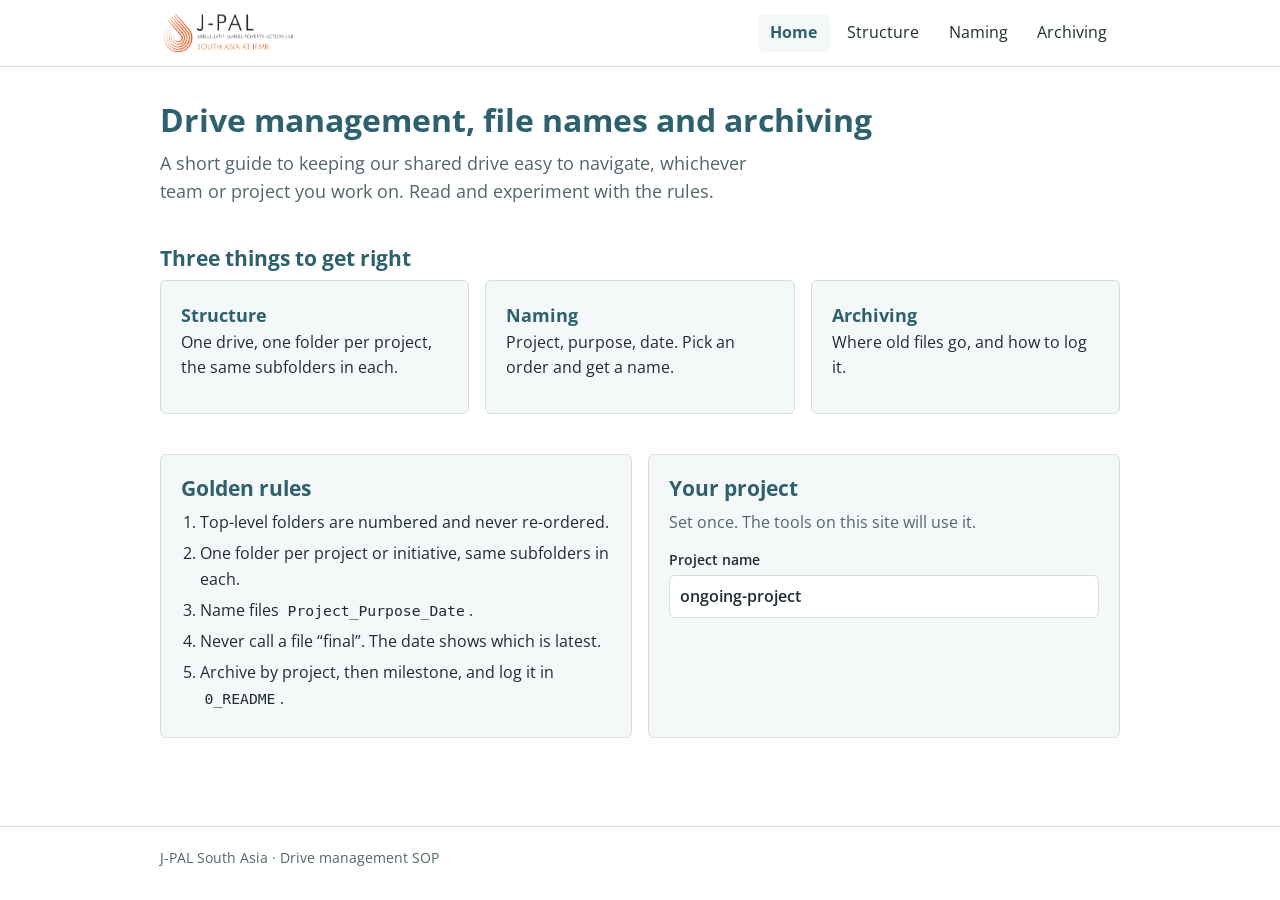
<file: index.html>
<!DOCTYPE html>
<html lang="en">

<head>
  <meta charset="utf-8">
  <meta name="viewport" content="width=device-width, initial-scale=1">
  <title>Drive management | J-PAL South Asia</title>
  <link rel="stylesheet" href="root.css">
  <link rel="stylesheet" href="styles.css">
  <script src="script.js" defer></script>
</head>

<body data-page="home">
  <a class="skip-link" href="#main">Skip to content</a>
  <div id="site-header"></div>
  <main id="main" class="container">
    <section>
      <h1>Drive management, file names and archiving</h1>
      <p class="lead">A short guide to keeping our shared drive easy to navigate, whichever team or project you work on.
        Read and experiment with the rules.</p>
    </section>

    <section>
      <h2>Three things to get right</h2>
      <div class="grid">
        <a class="card" href="structure.html"><strong>Structure</strong>
          <p>One drive, one folder per project, the same subfolders in each.</p>
        </a>
        <a class="card" href="naming.html"><strong>Naming</strong>
          <p>Project, purpose, date. Pick an order and get a name.</p>
        </a>
        <a class="card" href="archiving.html"><strong>Archiving</strong>
          <p>Where old files go, and how to log it.</p>
        </a>
      </div>
    </section>

    <section class="grid">
      <div class="card">
        <h2>Golden rules</h2>
        <ol class="rules">
          <li>Top-level folders are numbered and never re-ordered.</li>
          <li>One folder per project or initiative, same subfolders in each.</li>
          <li>Name files <code>Project_Purpose_Date</code>.</li>
          <li>Never call a file “final”. The date shows which is latest.</li>
          <li>Archive by project, then milestone, and log it in <code>0_README</code>.</li>
        </ol>
      </div>
      <div class="card" id="defaults">
        <h2>Your project</h2>
        <p class="muted">Set once. The tools on this site will use it.</p>
        <label class="lab">Project name <input type="text" id="project" data-persist="project" value="ongoing-project"
            maxlength="20"></label>
      </div>
    </section>
  </main>
  <div id="site-footer"></div>
</body>

</html>
</file>
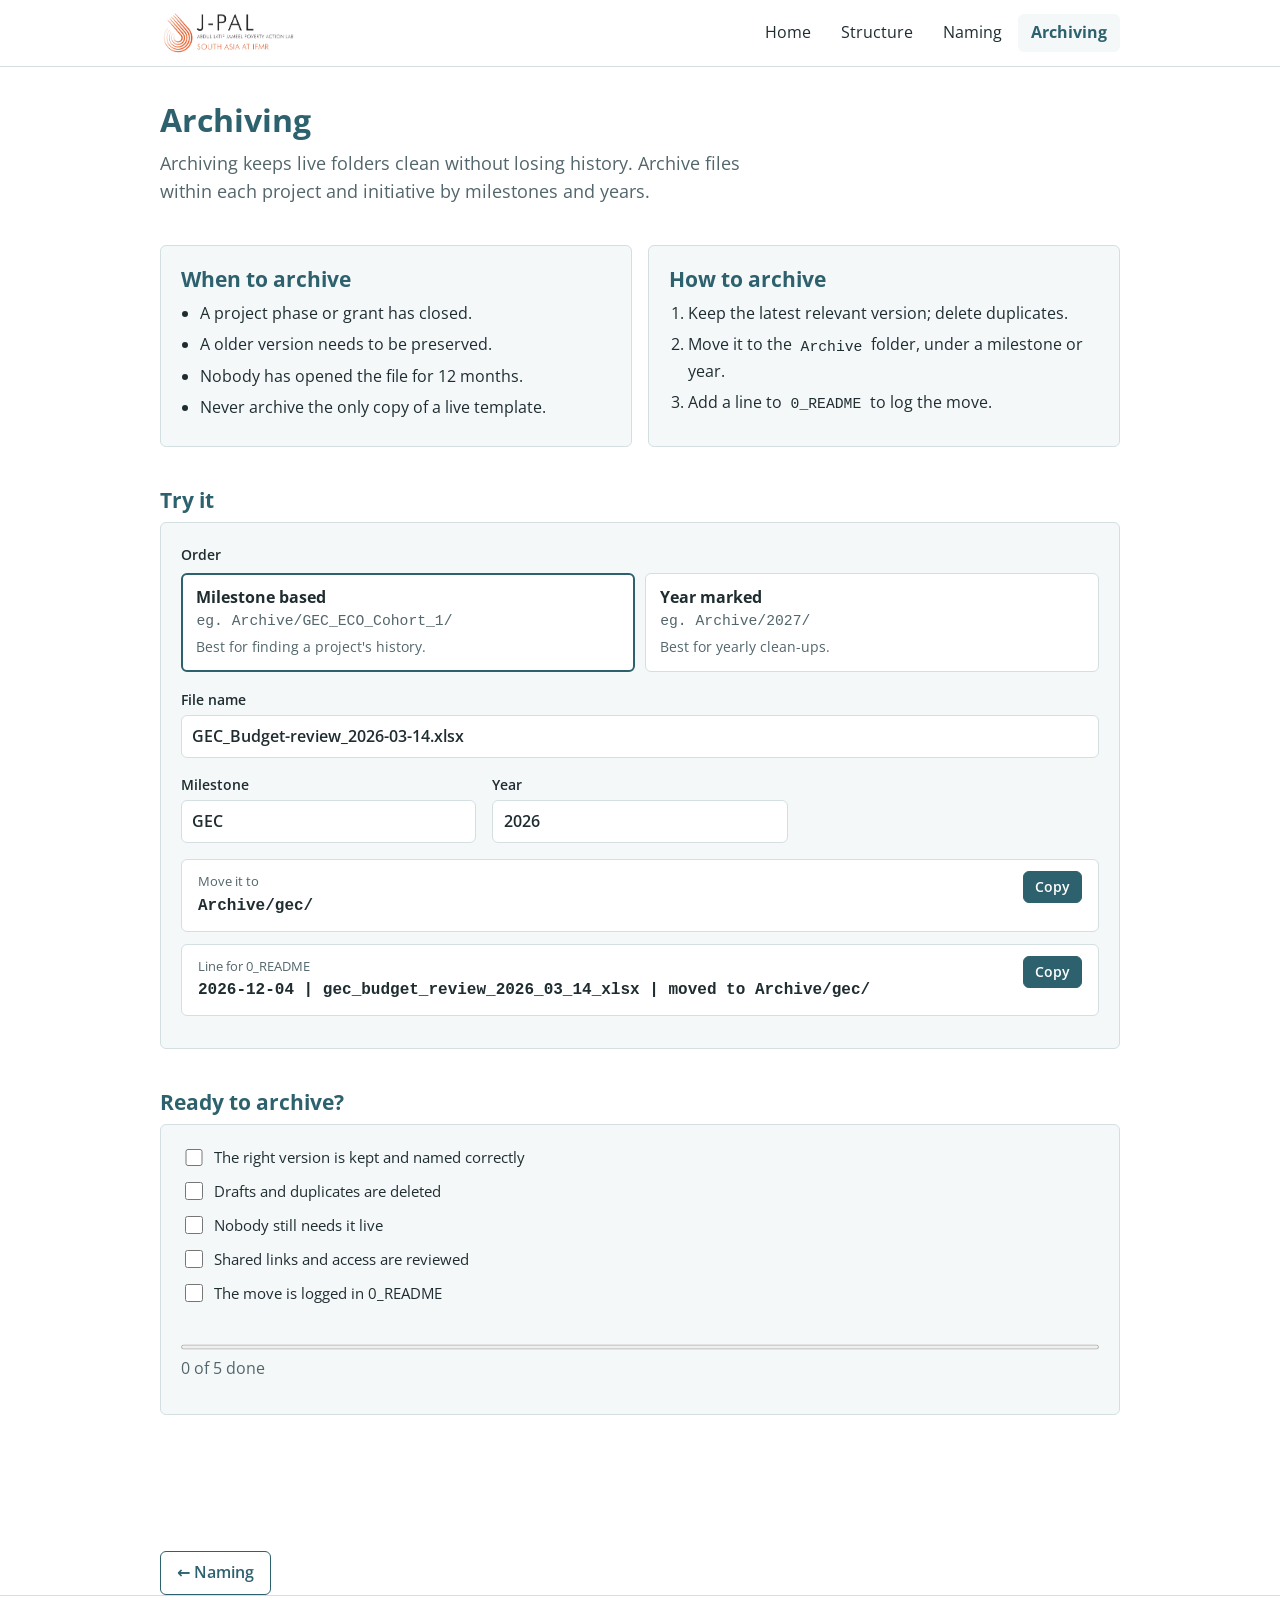
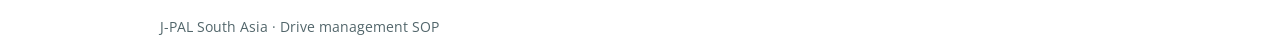
<file: archiving.html>
<!DOCTYPE html>
<html lang="en">

<head>
  <meta charset="utf-8">
  <meta name="viewport" content="width=device-width, initial-scale=1">
  <title>Archiving | J-PAL South Asia</title>
  <link rel="stylesheet" href="root.css">
  <link rel="stylesheet" href="styles.css">
  <script src="script.js" defer></script>
</head>

<body data-page="archiving">
  <a class="skip-link" href="#main">Skip to content</a>
  <div id="site-header"></div>
  <main id="main" class="container">
    <section>
      <h1>Archiving</h1>
      <p class="lead">Archiving keeps live folders clean without losing history. Archive files within each project and
        initiative by milestones and years.
      </p>
    </section>

    <section class="grid">
      <div class="card">
        <h2>When to archive</h2>
        <ul class="rules">
          <li>A project phase or grant has closed.</li>
          <li>A older version needs to be preserved.</li>
          <li>Nobody has opened the file for 12 months.</li>
          <li>Never archive the only copy of a live template.</li>
        </ul>
      </div>
      <div class="card">
        <h2>How to archive</h2>
        <ol class="rules">
          <li>Keep the latest relevant version; delete duplicates.</li>
          <li>Move it to the <code>Archive</code> folder, under a milestone or year.</li>
          <li>Add a line to <code>0_README</code> to log the move.</li>
        </ol>
      </div>
    </section>

    <section>
      <h2>Try it</h2>
      <form class="tool" id="archForm" onsubmit="return false">
        <fieldset>
          <legend>Order</legend>
          <div class="options">
            <label class="option"><input type="radio" name="conv" value="A" checked><b>Milestone
                based</b><code>eg. Archive/GEC_ECO_Cohort_1/</code><span>Best for finding a project's
                history.</span></label>
            <label class="option"><input type="radio" name="conv" value="B"><b>Year
                marked</b><code>eg. Archive/2027/</code><span>Best for yearly clean-ups.</span></label>
          </div>
        </fieldset>
        <div class="fields">
          <label class="lab wide">File name <input type="text" id="file" value="GEC_Budget-review_2026-03-14.xlsx"
              autocomplete="off"></label>
          <label class="lab">Milestone<input type="text" id="theme"></label>
          <label class="lab">Year<input type="number" id="year" min="2002" max="2100"></label>
        </div>
        <div class="output">
          <div><span class="output__label">Move it to</span><span class="output__text" id="archPath"></span></div>
          <button class="btn btn--sm" type="button" data-copy="#archPath">Copy</button>
        </div>
        <div class="output">
          <div><span class="output__label">Line for 0_README</span><span class="output__text" id="archLog"></span></div>
          <button class="btn btn--sm" type="button" data-copy="#archLog">Copy</button>
        </div>
      </form>
    </section>

    <section>
      <h2>Ready to archive?</h2>
      <div class="tool">
        <ul class="checks" id="archList" style="gap:.6rem">
          <li><label class="check"><input type="checkbox"> The right version is kept and named correctly</label></li>
          <li><label class="check"><input type="checkbox"> Drafts and duplicates are deleted</label></li>
          <li><label class="check"><input type="checkbox"> Nobody still needs it live</label></li>
          <li><label class="check"><input type="checkbox"> Shared links and access are reviewed</label></li>
          <li><label class="check"><input type="checkbox"> The move is logged in 0_README</label></li>
        </ul>
        <br>
        <progress id="progress" max="5" value="0" aria-label="Archive readiness"></progress>
        <p id="progressText" class="muted"></p>
      </div>
    </section>
  </main>
  <div id="site-footer"></div>
</body>

</html>
</file>
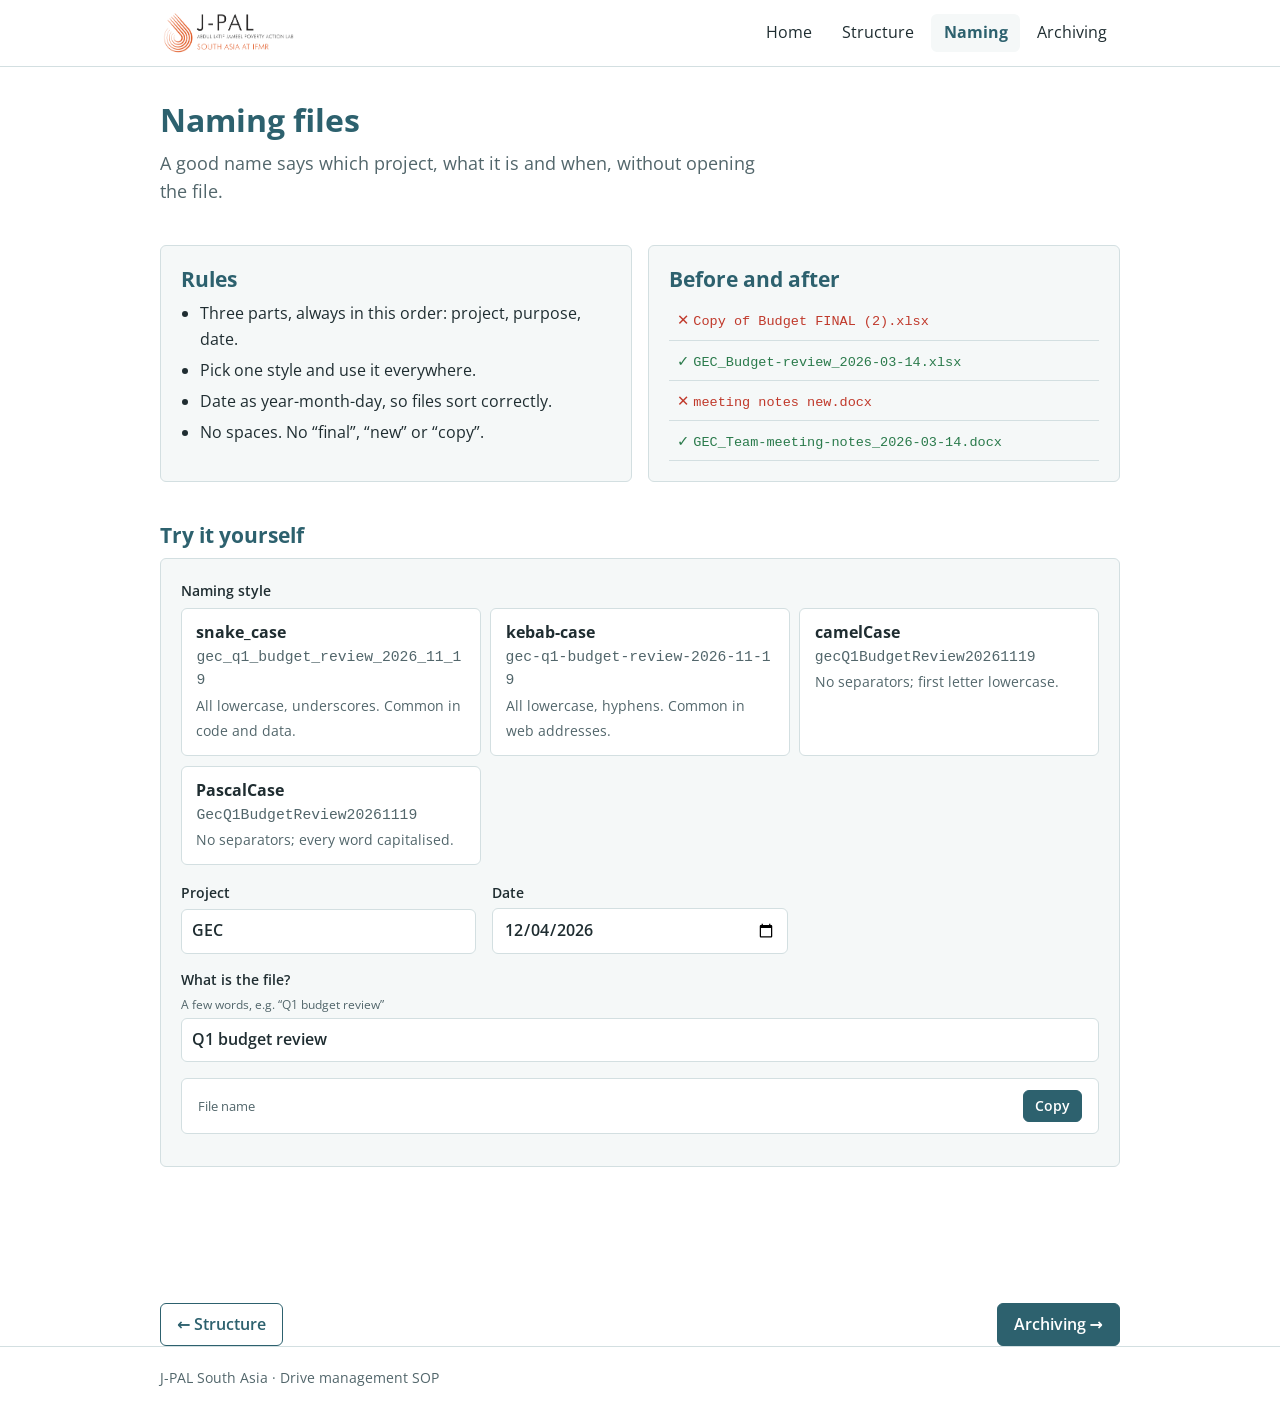
<file: naming.html>
<!DOCTYPE html>
<html lang="en">

<head>
  <meta charset="utf-8">
  <meta name="viewport" content="width=device-width, initial-scale=1">
  <title>Naming | J-PAL South Asia</title>
  <link rel="stylesheet" href="root.css">
  <link rel="stylesheet" href="styles.css">
  <script src="script.js" defer></script>
</head>

<body data-page="naming">
  <a class="skip-link" href="#main">Skip to content</a>
  <div id="site-header"></div>
  <main id="main" class="container">
    <section>
      <h1>Naming files</h1>
      <p class="lead">A good name says which project, what it is and when, without opening the file.</p>
    </section>

    <section class="grid">
      <div class="card">
        <h2>Rules</h2>
        <ul class="rules">
          <li>Three parts, always in this order: project, purpose, date.</li>
          <li>Pick one style and use it everywhere.</li>
          <li>Date as year-month-day, so files sort correctly.</li>
          <li>No spaces. No “final”, “new” or “copy”.</li>
        </ul>
      </div>
      <div class="card">
        <h2>Before and after</h2>
        <table>
          <tr>
            <td class="x">✕ <code>Copy of Budget FINAL (2).xlsx</code></td>
          </tr>
          <tr>
            <td class="v">✓ <code>GEC_Budget-review_2026-03-14.xlsx</code></td>
          </tr>
          <tr>
            <td class="x">✕ <code>meeting notes new.docx</code></td>
          </tr>
          <tr>
            <td class="v">✓ <code>GEC_Team-meeting-notes_2026-03-14.docx</code></td>
          </tr>
        </table>
      </div>
    </section>

    <section>
      <h2>Try it yourself</h2>
      <form class="tool" id="nameForm" onsubmit="return false">
        <fieldset>
          <legend>Naming style</legend>
          <div class="options">
            <label class="option"><input type="radio" name="conv"
                value="snake"><b>snake_case</b><code>gec_q1_budget_review_2026_11_19</code><span>All lowercase,
                underscores. Common in code and data.</span></label>
            <label class="option"><input type="radio" name="conv"
                value="kebab"><b>kebab-case</b><code>gec-q1-budget-review-2026-11-19</code><span>All lowercase, hyphens.
                Common in web addresses.</span></label>
            <label class="option"><input type="radio" name="conv"
                value="camel"><b>camelCase</b><code>gecQ1BudgetReview20261119</code><span>No separators; first letter
                lowercase.</span></label>
            <label class="option"><input type="radio" name="conv"
                value="pascal"><b>PascalCase</b><code>GecQ1BudgetReview20261119</code><span>No separators; every word
                capitalised.</span></label>
          </div>
        </fieldset>
        <div class="fields">
          <label class="lab">Project <input type="text" id="project" data-persist="project" value="GEC"
              maxlength="20"></label>
          <label class="lab">Date <input type="date" id="date"></label>
          <label class="lab wide">What is the file? <small>A few words, e.g. “Q1 budget review”</small> <input
              type="text" id="purpose" value="Q1 budget review" autocomplete="off"></label>
        </div>
        <div class="output">
          <div><span class="output__label">File name</span><span class="output__text" id="nameOut"></span></div>
          <button class="btn btn--sm" type="button" data-copy="#nameOut">Copy</button>
        </div>
        <ul class="checks" id="nameChecks" aria-live="polite"></ul>
      </form>
    </section>
  </main>
  <div id="site-footer"></div>
</body>

</html>
</file>
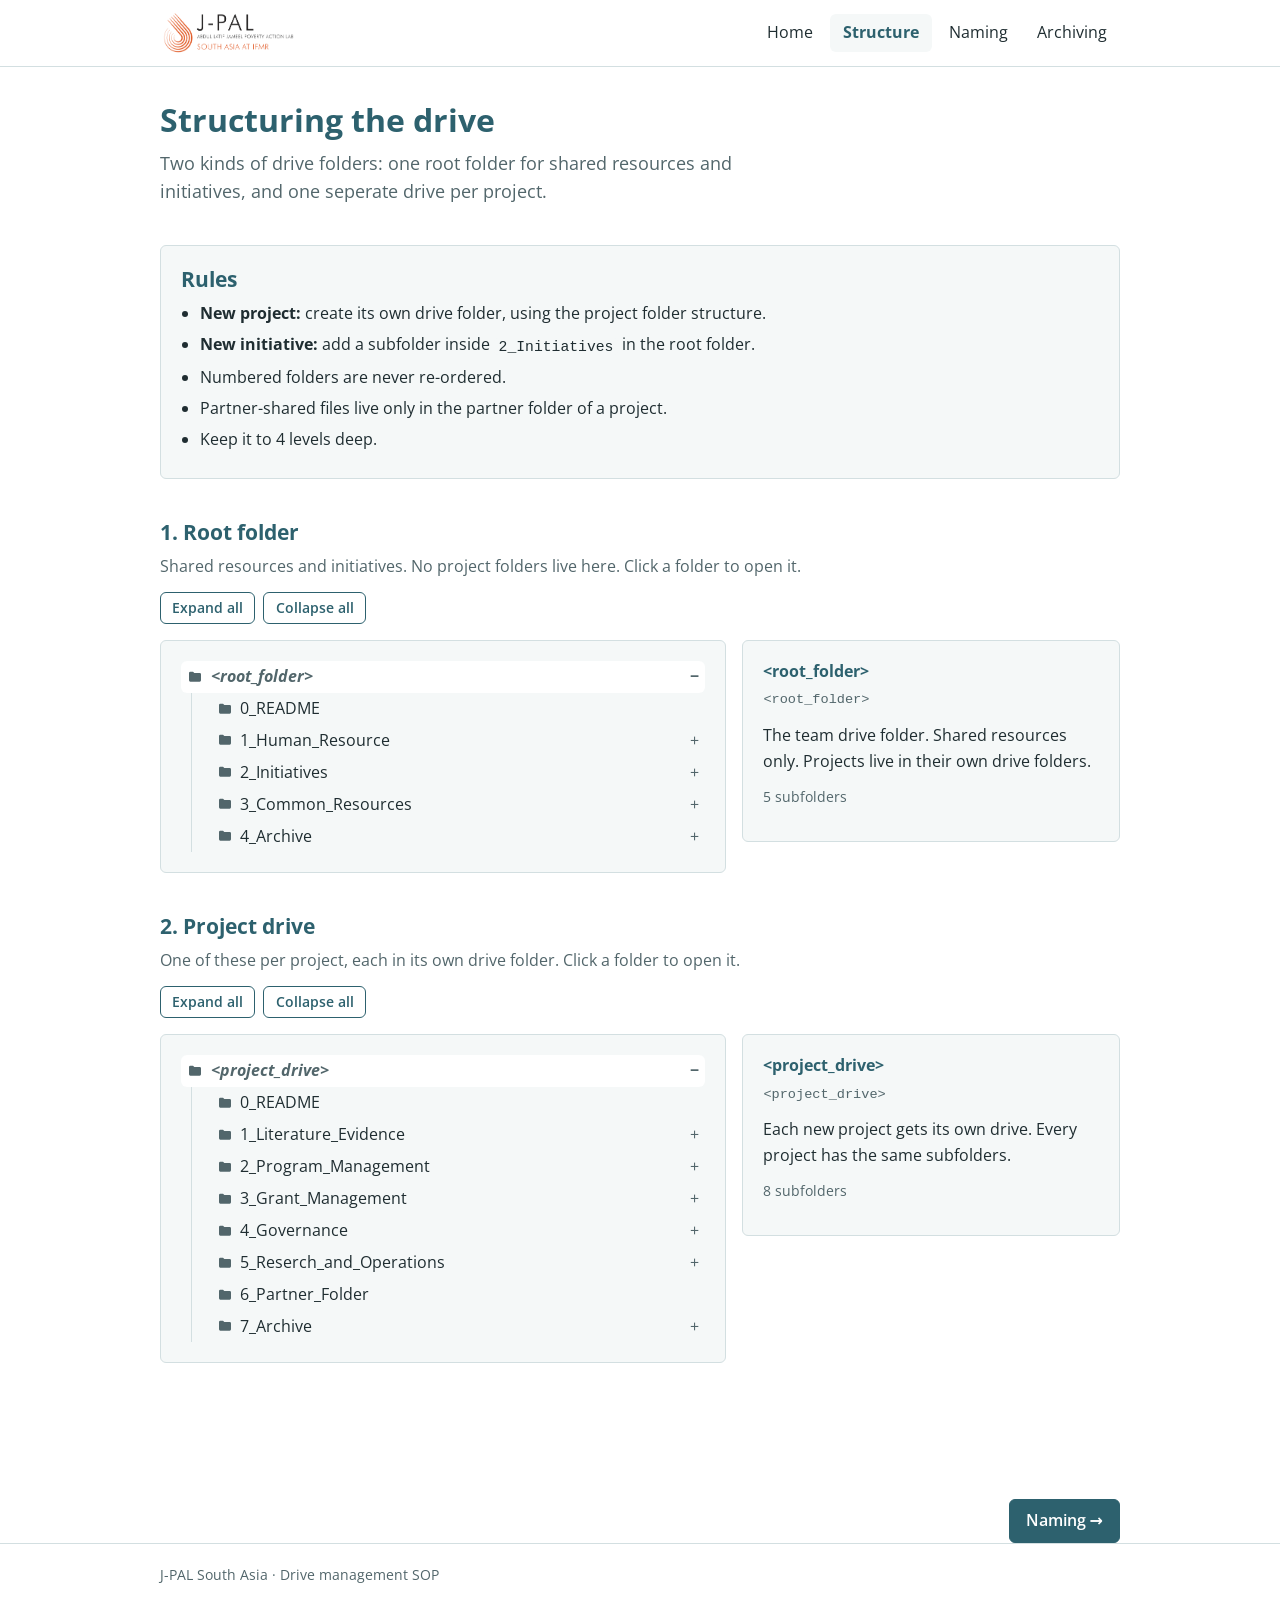
<file: structure.html>
<!DOCTYPE html>
<html lang="en">

<head>
  <meta charset="utf-8">
  <meta name="viewport" content="width=device-width, initial-scale=1">
  <title>Structure | J-PAL South Asia</title>
  <link rel="stylesheet" href="root.css">
  <link rel="stylesheet" href="styles.css">
  <script src="script.js" defer></script>
</head>

<body data-page="structure">
  <a class="skip-link" href="#main">Skip to content</a>
  <div id="site-header"></div>
  <main id="main" class="container">
    <section>
      <h1>Structuring the drive</h1>
      <p class="lead">Two kinds of drive folders: one root folder for shared resources and initiatives, and one seperate
        drive per project.</p>
    </section>

    <section class="card">
      <h2>Rules</h2>
      <ul class="rules">
        <li><strong>New project:</strong> create its own drive folder, using the project folder structure.</li>
        <li><strong>New initiative:</strong> add a subfolder inside <code>2_Initiatives</code> in the root folder.</li>
        <li>Numbered folders are never re-ordered.</li>
        <li>Partner-shared files live only in the partner folder of a project.</li>
        <li>Keep it to 4 levels deep.</li>
      </ul>
    </section>

    <section>
      <h2>1. Root folder</h2>
      <p class="muted">Shared resources and initiatives. No project folders live here. Click a folder to open it.</p>
      <div data-explorer="root">
        <div class="chips">
          <button class="btn btn--ghost btn--sm" data-expand type="button">Expand all</button>
          <button class="btn btn--ghost btn--sm" data-collapse type="button">Collapse all</button>
        </div>
        <div class="explorer">
          <div class="card tree-host"></div>
          <aside class="card detail" aria-live="polite"></aside>
        </div>
      </div>
    </section>

    <section>
      <h2>2. Project drive</h2>
      <p class="muted">One of these per project, each in its own drive folder. Click a folder to open it.</p>
      <div data-explorer="project">
        <div class="chips">
          <button class="btn btn--ghost btn--sm" data-expand type="button">Expand all</button>
          <button class="btn btn--ghost btn--sm" data-collapse type="button">Collapse all</button>
        </div>
        <div class="explorer">
          <div class="card tree-host"></div>
          <aside class="card detail" aria-live="polite"></aside>
        </div>
      </div>
    </section>
  </main>
  <div id="site-footer"></div>
</body>

</html>
</file>
<file: root.css>
/* root.css — fonts and colours only. Brand: J-PAL Visual Brand Guidelines 2025. Web font: Open Sans. */
@import url("https://fonts.googleapis.com/css2?family=Open+Sans:wght@400;600;700&display=swap");

:root {
  /* J-PAL palette (orange lives in the logo; blue is used for UI) */
  --jpal-orange: #E35925;
  --jpal-teal:   #2FAA9F;
  --jpal-green:  #61B77F;
  --jpal-yellow: #F2C200;
  --jpal-blue:   #2D616E;

  /* Theme */
  --bg:       #FFFFFF;
  --surface:  #F5F8F8;
  --text:     #1F2D31;
  --muted:    #52666B;
  --heading:  #2D616E;
  --border:   #D3DFE1;
  --primary:  #2D616E;
  --on-primary: #FFFFFF;
  --ok:       #2A7A4B;
  --warn:     #9A6200;
  --bad:      #C0392B;

  --font-body: "Open Sans", "Century Gothic", system-ui, -apple-system, "Segoe UI", sans-serif;
  --font-mono: ui-monospace, Menlo, Consolas, monospace;
  --radius: 6px;
}
</file>
<file: styles.css>
/* styles.css — layout and components. Colours/fonts come from root.css */
*, *::before, *::after { box-sizing: border-box; }
body { margin: 0; background: var(--bg); color: var(--text); font-family: var(--font-body); line-height: 1.6; text-align: left; }
h1, h2, h3 { color: var(--heading); line-height: 1.3; margin: 0 0 .5rem; font-weight: 700; }
h1 { font-size: 2rem; } h2 { font-size: 1.3rem; } h3 { font-size: 1rem; }
p { margin: 0 0 .75rem; }
a { color: var(--primary); }
code { font-family: var(--font-mono); font-size: .92em; background: var(--surface); padding: .05em .3em; border-radius: 4px; }
:focus-visible { outline: 3px solid var(--primary); outline-offset: 2px; }
.muted { color: var(--muted); }
.small { font-size: .88rem; }
[hidden] { display: none !important; }

.container { width: min(100% - 2rem, 960px); margin-inline: auto; }
main { padding-block: 2rem 3rem; }
section { margin-block: 2.5rem; }
section:first-child { margin-top: 0; }
.lead { font-size: 1.1rem; color: var(--muted); max-width: 60ch; }
.skip-link { position: absolute; left: -999px; }
.skip-link:focus { left: .5rem; top: .5rem; background: var(--bg); padding: .5rem; }

/* Header */
.site-header { border-bottom: 1px solid var(--border); background: var(--bg); }
.bar { display: flex; align-items: center; gap: 1rem; padding-block: .7rem; flex-wrap: wrap; }
.brand { margin-right: auto; display: inline-flex; }
.logo { height: 44px; width: auto; }
.nav { display: flex; gap: .25rem; flex-wrap: wrap; }
.nav a { text-decoration: none; padding: .4rem .8rem; border-radius: var(--radius); color: var(--text); }
.nav a:hover { background: var(--surface); }
.nav a[aria-current="page"] { background: var(--surface); color: var(--heading); font-weight: 700; }

/* Cards and grids */
.grid { display: grid; gap: 1rem; grid-template-columns: repeat(auto-fit, minmax(260px, 1fr)); }
.card, .tool { background: var(--surface); border: 1px solid var(--border); border-radius: var(--radius); padding: 1.25rem; }
a.card { display: block; text-decoration: none; color: var(--text); }
a.card:hover { border-color: var(--primary); }
a.card strong { color: var(--heading); font-size: 1.1rem; }
.rules { margin: 0; padding-left: 1.2rem; }
.rules li { margin-bottom: .35rem; }

/* Buttons and chips */
.btn { display: inline-block; background: var(--primary); color: var(--on-primary); border: 1px solid var(--primary); border-radius: var(--radius); padding: .5rem 1rem; font: inherit; font-weight: 600; cursor: pointer; text-decoration: none; }
.btn--ghost { background: var(--bg); color: var(--primary); }
.btn--sm { padding: .25rem .7rem; font-size: .85rem; }
.chips { display: flex; gap: .5rem; margin: .5rem 0 1rem; }

/* Forms */
.fields { display: grid; gap: .9rem 1rem; grid-template-columns: repeat(auto-fit, minmax(220px, 1fr)); margin-bottom: 1rem; }
.wide { grid-column: 1 / -1; }
.lab { display: grid; gap: .25rem; font-weight: 600; font-size: .9rem; }
.lab small { font-weight: 400; color: var(--muted); }
input[type="text"], input[type="number"], input[type="date"], select { width: 100%; font: inherit; font-size: 1rem; color: var(--text); background: var(--bg); border: 1px solid var(--border); border-radius: var(--radius); padding: .5rem .65rem; }
fieldset { border: 0; padding: 0; margin: 0 0 1rem; }
legend { font-weight: 600; font-size: .9rem; margin-bottom: .4rem; padding: 0; }
.check { display: flex; gap: .5rem; align-items: center; font-size: .95rem; }
.check input { width: 1.1rem; height: 1.1rem; accent-color: var(--primary); }

/* Convention choices */
.options { display: grid; gap: .6rem; grid-template-columns: repeat(auto-fit, minmax(260px, 1fr)); }
.option { position: relative; display: block; border: 1px solid var(--border); background: var(--bg); border-radius: var(--radius); padding: .7rem .9rem; cursor: pointer; }
.option input { position: absolute; opacity: 0; inset: 0; cursor: pointer; }
.option:has(input:checked) { border: 2px solid var(--primary); padding: calc(.7rem - 1px) calc(.9rem - 1px); }
.option:has(input:focus-visible) { outline: 3px solid var(--primary); outline-offset: 2px; }
.option b { display: block; }
.option code { display: block; background: none; padding: 0; color: var(--muted); word-break: break-all; }
.option span { font-size: .85rem; color: var(--muted); }

/* Output */
.output { background: var(--bg); border: 1px solid var(--border); border-radius: var(--radius); padding: .7rem 1rem; display: flex; gap: .75rem; align-items: center; justify-content: space-between; margin-bottom: .75rem; }
.output > div { min-width: 0; flex: 1; }
.output .btn { flex: none; align-self: flex-start; }
.output__label { display: block; font-size: .8rem; color: var(--muted); }
.output__text { font-family: var(--font-mono); font-weight: 600; word-break: break-all; }
pre.output__text { margin: 0; font-weight: 400; font-size: .88rem; line-height: 1.5; white-space: pre; overflow-x: auto; }

/* Checks */
.checks { list-style: none; padding: 0; margin: 0; display: grid; gap: .3rem; font-size: .92rem; }
.checks li { display: flex; gap: .5rem; }
.checks .ok::before { content: "✓"; color: var(--ok); }
.checks .warn::before { content: "!"; color: var(--warn); }
.checks .bad::before { content: "✕"; color: var(--bad); }
.checks li::before { font-weight: 700; width: 1rem; flex: none; }

/* Tree explorer */
.explorer { display: grid; gap: 1rem; grid-template-columns: minmax(0, 3fr) minmax(0, 2fr); align-items: start; }
.tree, .tree ul { list-style: none; margin: 0; padding-left: 1.2rem; }
.tree { padding-left: 0; }
.tree ul { border-left: 1px solid var(--border); margin-left: .6rem; }
.node { display: flex; align-items: center; gap: .45rem; width: 100%; text-align: left; background: none; border: 0; color: var(--text); font: inherit; padding: .2rem .4rem; border-radius: var(--radius); cursor: pointer; }
.node:hover, .node[aria-current="true"] { background: var(--bg); }
.node[aria-current="true"] { font-weight: 700; }
.node[aria-expanded]::after { content: "+"; margin-left: auto; color: var(--muted); }
.node[aria-expanded="true"]::after { content: "−"; }
.ico { flex: none; width: 1rem; height: 1rem; background: var(--muted);
  -webkit-mask: url("data:image/svg+xml,%3Csvg xmlns='http://www.w3.org/2000/svg' viewBox='0 0 24 24'%3E%3Cpath d='M3 6a2 2 0 0 1 2-2h4l2 2h8a2 2 0 0 1 2 2v9a2 2 0 0 1-2 2H5a2 2 0 0 1-2-2z'/%3E%3C/svg%3E") center / contain no-repeat;
          mask: url("data:image/svg+xml,%3Csvg xmlns='http://www.w3.org/2000/svg' viewBox='0 0 24 24'%3E%3Cpath d='M3 6a2 2 0 0 1 2-2h4l2 2h8a2 2 0 0 1 2 2v9a2 2 0 0 1-2 2H5a2 2 0 0 1-2-2z'/%3E%3C/svg%3E") center / contain no-repeat; }
.ph { font-style: italic; color: var(--muted); }
.path { font-family: var(--font-mono); font-size: .85rem; color: var(--muted); word-break: break-word; }

/* Table */
table { width: 100%; border-collapse: collapse; font-size: .92rem; }
td { padding: .45rem .5rem; border-bottom: 1px solid var(--border); }
td code { background: none; padding: 0; word-break: break-all; }
.x { color: var(--bad); } .v { color: var(--ok); }

progress { width: 100%; height: .6rem; accent-color: var(--primary); }
.ready { font-weight: 700; color: var(--ok); }

.pager { display: flex; justify-content: space-between; gap: 1rem; margin-top: 3rem; }
.site-footer { border-top: 1px solid var(--border); padding-block: 1.25rem; color: var(--muted); font-size: .85rem; }
.toast { position: fixed; bottom: 1.2rem; left: 50%; transform: translateX(-50%); background: var(--primary); color: var(--on-primary); padding: .5rem 1rem; border-radius: var(--radius); }

@media (max-width: 720px) {
  .explorer { grid-template-columns: 1fr; }
  .nav { width: 100%; overflow-x: auto; flex-wrap: nowrap; }
  .nav a { white-space: nowrap; }
  .output { flex-direction: column; align-items: stretch; }
}
</file>
